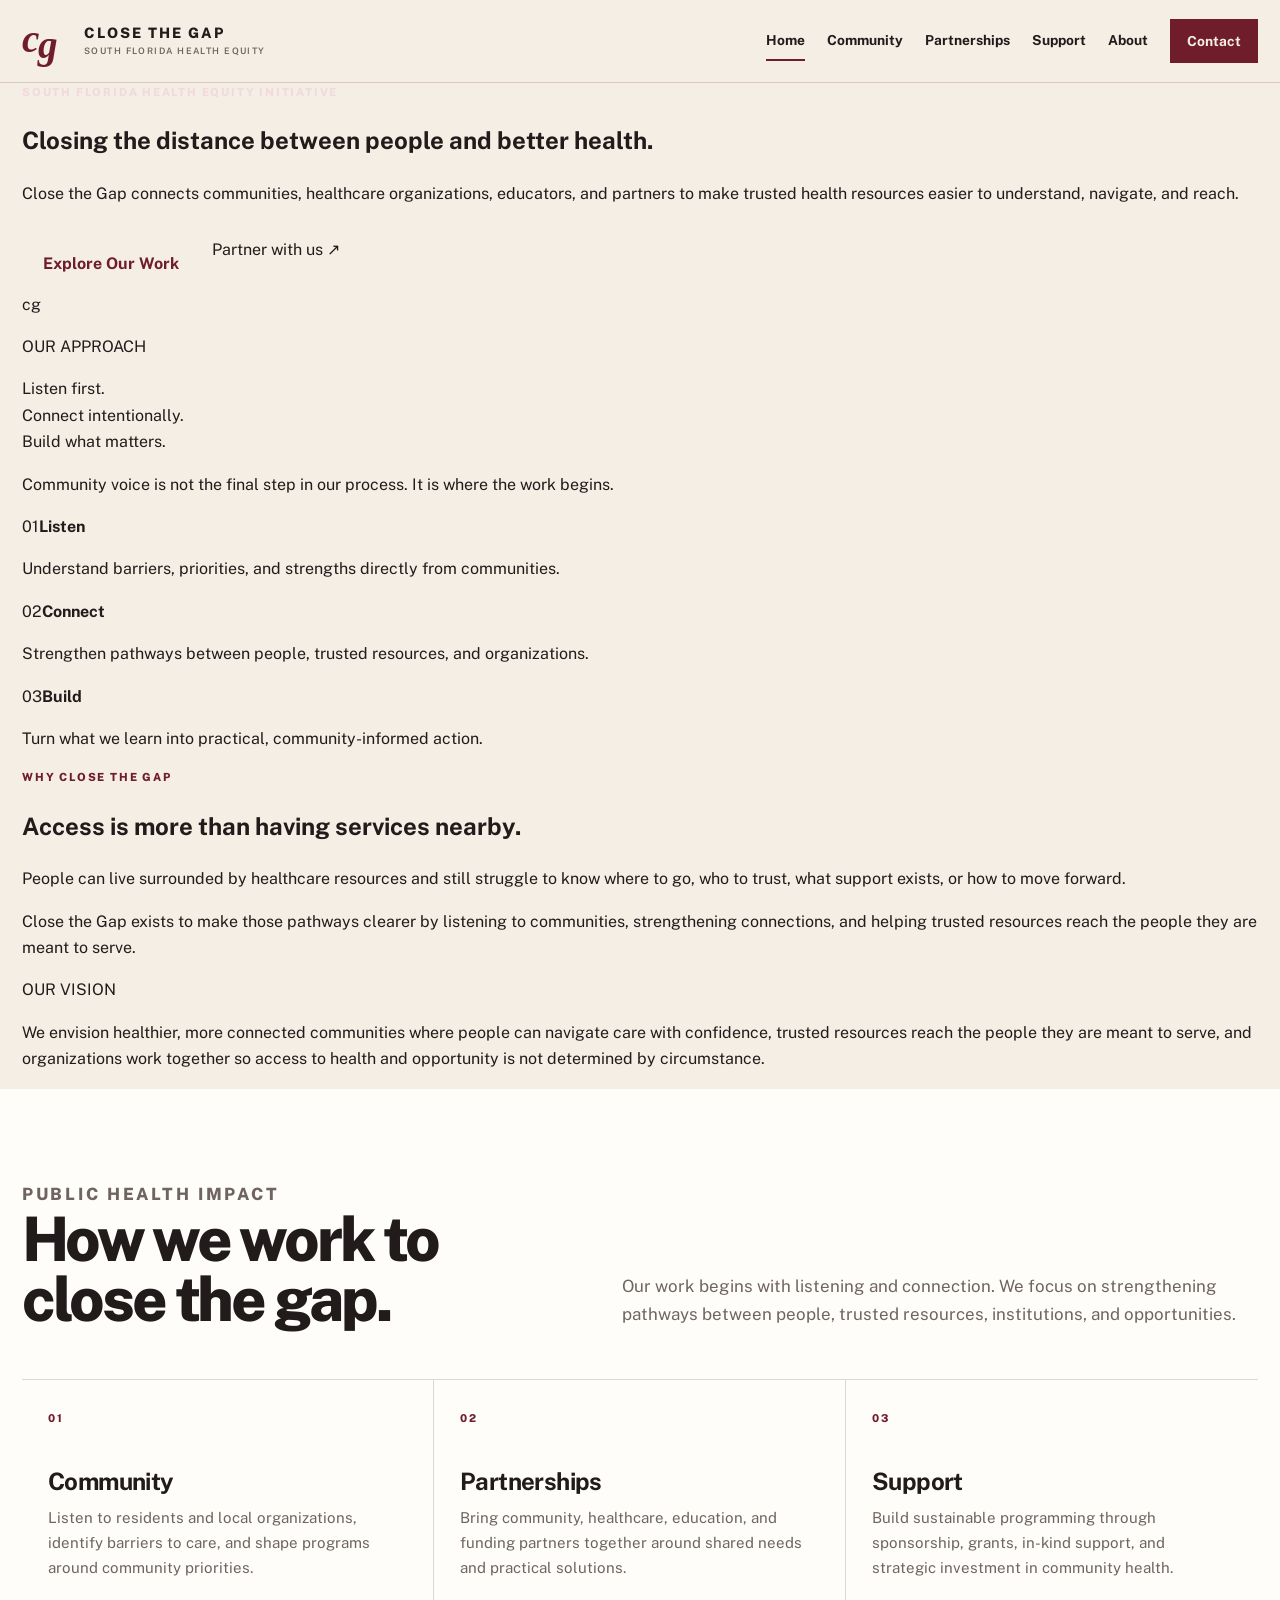
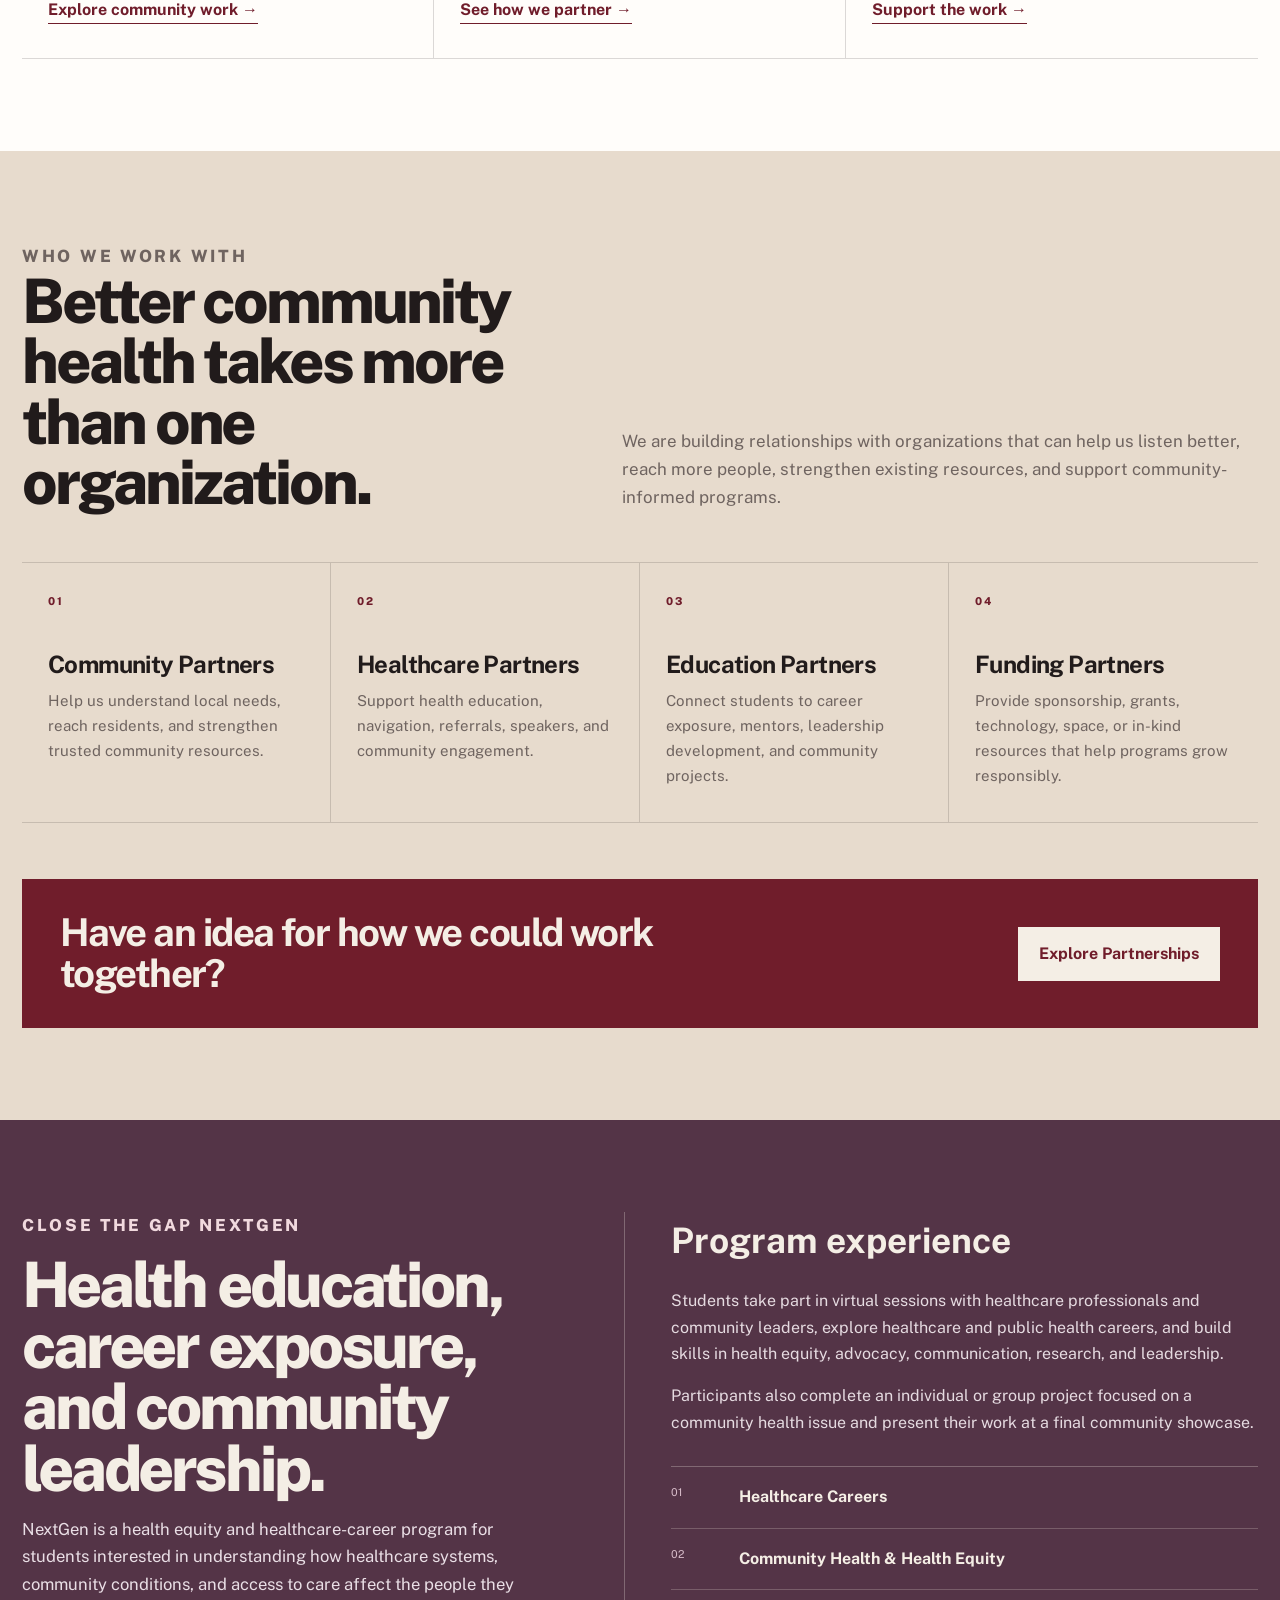
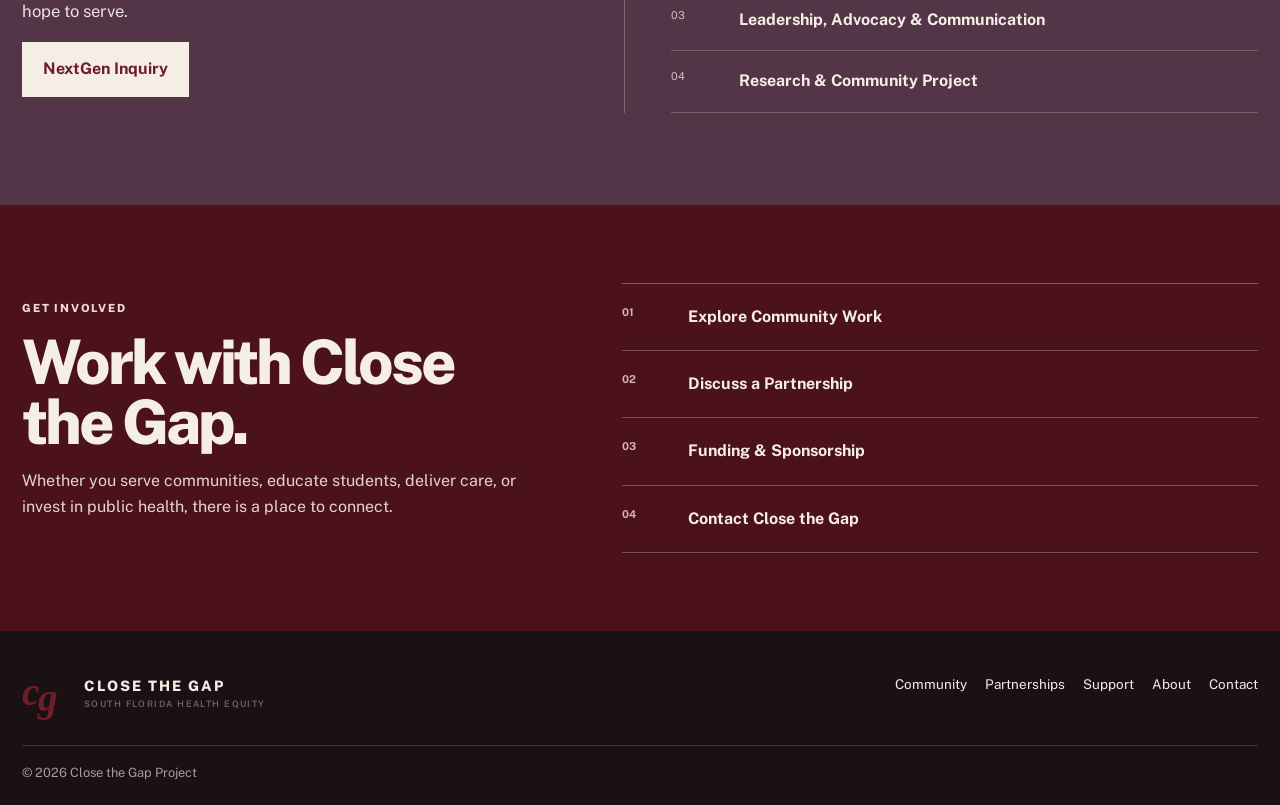
<file: index.html>
<!DOCTYPE html>
<html lang="en">
<head>
  <meta charset="UTF-8" />
  <meta name="viewport" content="width=device-width, initial-scale=1.0" />
  <meta name="description" content="Close the Gap is a South Florida health equity initiative connecting communities, organizations, healthcare partners, educators, and funders around barriers to care and community-informed solutions." />
  <meta name="theme-color" content="#701d2b" />
  <title>Close the Gap | South Florida Health Equity</title>
  <link rel="stylesheet" href="site.css" />
</head>
<body>
<header class="site-header"><div class="container nav-wrap">
  <a class="brand" href="index.html" aria-label="Close the Gap home"><span class="brand-monogram" aria-hidden="true"><span class="mark-c">c</span><span class="mark-g">g</span></span><span class="brand-lockup"><span class="brand-text">CLOSE THE GAP</span><span class="brand-subtext">South Florida Health Equity</span></span></a>
  <button class="menu-toggle" aria-expanded="false" aria-controls="main-nav" aria-label="Open menu"><span></span><span></span><span></span></button>
  <nav id="main-nav" class="main-nav" aria-label="Main navigation"><a class="active" href="index.html">Home</a><a href="community.html">Community</a><a href="partnerships.html">Partnerships</a><a href="support.html">Support</a><a href="about.html">About</a><a class="nav-cta" href="contact.html">Contact</a></nav>
</div></header>

<main>
<section class="hero-premium">
  <div class="container premium-hero-inner">
    <div class="premium-hero-copy reveal">
      <p class="eyebrow light">South Florida Health Equity Initiative</p>
      <h1>Closing the distance between people and better health.</h1>
      <p class="premium-lead">Close the Gap connects communities, healthcare organizations, educators, and partners to make trusted health resources easier to understand, navigate, and reach.</p>
      <div class="hero-actions"><a class="btn btn-cream" href="community.html">Explore Our Work</a><a class="premium-text-link" href="partnerships.html">Partner with us <span>↗</span></a></div>
    </div>

    <div class="premium-hero-visual reveal" aria-label="Close the Gap approach">
      <div class="premium-mark" aria-hidden="true"><span>c</span><span>g</span></div>
      <div class="premium-visual-copy">
        <p class="premium-kicker">OUR APPROACH</p>
        <p class="premium-visual-headline">Listen first.<br>Connect intentionally.<br>Build what matters.</p>
        <p class="premium-visual-body">Community voice is not the final step in our process. It is where the work begins.</p>
      </div>
    </div>
  </div>

  <div class="container premium-approach-band reveal" aria-label="Close the Gap approach steps">
    <div><span>01</span><strong>Listen</strong><p>Understand barriers, priorities, and strengths directly from communities.</p></div>
    <div><span>02</span><strong>Connect</strong><p>Strengthen pathways between people, trusted resources, and organizations.</p></div>
    <div><span>03</span><strong>Build</strong><p>Turn what we learn into practical, community-informed action.</p></div>
  </div>
</section>

<section class="purpose-premium">
  <div class="container purpose-premium-grid reveal">
    <div class="purpose-premium-left">
      <p class="eyebrow">Why Close the Gap</p>
      <h2>Access is more than having services nearby.</h2>
    </div>
    <div class="purpose-premium-right">
      <p class="purpose-premium-lead">People can live surrounded by healthcare resources and still struggle to know where to go, who to trust, what support exists, or how to move forward.</p>
      <p>Close the Gap exists to make those pathways clearer by listening to communities, strengthening connections, and helping trusted resources reach the people they are meant to serve.</p>
    </div>
  </div>

  <div class="container vision-statement reveal">
    <div class="vision-statement-label">OUR VISION</div>
    <p>We envision healthier, more connected communities where people can navigate care with confidence, trusted resources reach the people they are meant to serve, and organizations work together so access to health and opportunity is not determined by circumstance.</p>
  </div>
</section>

<section class="section white"><div class="container section-head reveal"><div><p class="eyebrow">Public Health Impact</p><h2>How we work to close the gap.</h2></div><p>Our work begins with listening and connection. We focus on strengthening pathways between people, trusted resources, institutions, and opportunities.</p></div><div class="container impact-grid reveal">
  <article class="impact-card"><span class="card-num">01</span><h3>Community</h3><p>Listen to residents and local organizations, identify barriers to care, and shape programs around community priorities.</p><a class="text-link" href="community.html">Explore community work →</a></article>
  <article class="impact-card"><span class="card-num">02</span><h3>Partnerships</h3><p>Bring community, healthcare, education, and funding partners together around shared needs and practical solutions.</p><a class="text-link" href="partnerships.html">See how we partner →</a></article>
  <article class="impact-card"><span class="card-num">03</span><h3>Support</h3><p>Build sustainable programming through sponsorship, grants, in-kind support, and strategic investment in community health.</p><a class="text-link" href="support.html">Support the work →</a></article>
</div></section>

<section class="section cream-dark"><div class="container section-head reveal"><div><p class="eyebrow">Who We Work With</p><h2>Better community health takes more than one organization.</h2></div><p>We are building relationships with organizations that can help us listen better, reach more people, strengthen existing resources, and support community-informed programs.</p></div><div class="container partner-grid reveal"><article class="partner-card"><span class="card-num">01</span><h3>Community Partners</h3><p>Help us understand local needs, reach residents, and strengthen trusted community resources.</p></article><article class="partner-card"><span class="card-num">02</span><h3>Healthcare Partners</h3><p>Support health education, navigation, referrals, speakers, and community engagement.</p></article><article class="partner-card"><span class="card-num">03</span><h3>Education Partners</h3><p>Connect students to career exposure, mentors, leadership development, and community projects.</p></article><article class="partner-card"><span class="card-num">04</span><h3>Funding Partners</h3><p>Provide sponsorship, grants, technology, space, or in-kind resources that help programs grow responsibly.</p></article></div><div class="container cta-panel reveal"><h3>Have an idea for how we could work together?</h3><a class="btn btn-cream" href="partnerships.html">Explore Partnerships</a></div></section>

<section class="section nextgen-section" id="nextgen"><div class="container nextgen-grid">
  <div class="nextgen-intro reveal"><p class="eyebrow light">Close the Gap NextGen</p><h2>Health education, career exposure, and community leadership.</h2><p>NextGen is a health equity and healthcare-career program for students interested in understanding how healthcare systems, community conditions, and access to care affect the people they hope to serve.</p><a class="btn btn-cream" href="mailto:thectpproject@gmail.com?subject=NextGen%20Interest">NextGen Inquiry</a></div>
  <div class="nextgen-program reveal"><h3>Program experience</h3><p>Students take part in virtual sessions with healthcare professionals and community leaders, explore healthcare and public health careers, and build skills in health equity, advocacy, communication, research, and leadership.</p><p>Participants also complete an individual or group project focused on a community health issue and present their work at a final community showcase.</p><div class="module-list"><div><span>01</span><strong>Healthcare Careers</strong></div><div><span>02</span><strong>Community Health & Health Equity</strong></div><div><span>03</span><strong>Leadership, Advocacy & Communication</strong></div><div><span>04</span><strong>Research & Community Project</strong></div></div></div>
</div></section>

<section class="contact-band"><div class="container contact-layout reveal"><div><p class="eyebrow light">Get Involved</p><h2>Work with Close the Gap.</h2><p>Whether you serve communities, educate students, deliver care, or invest in public health, there is a place to connect.</p></div><div class="contact-links"><a href="community.html"><span>01</span> Explore Community Work</a><a href="partnerships.html"><span>02</span> Discuss a Partnership</a><a href="support.html"><span>03</span> Funding & Sponsorship</a><a href="contact.html"><span>04</span> Contact Close the Gap</a></div></div></section>
</main>

<footer class="site-footer"><div class="container footer-grid"><a class="brand" href="index.html"><span class="brand-monogram" aria-hidden="true"><span class="mark-c">c</span><span class="mark-g">g</span></span><span class="brand-lockup"><span class="brand-text">CLOSE THE GAP</span><span class="brand-subtext">South Florida Health Equity</span></span></a><div class="footer-links"><a href="community.html">Community</a><a href="partnerships.html">Partnerships</a><a href="support.html">Support</a><a href="about.html">About</a><a href="contact.html">Contact</a></div></div><div class="container footer-bottom">© <span id="year"></span> Close the Gap Project</div></footer>
<script src="site.js"></script>
</body></html>
</file>
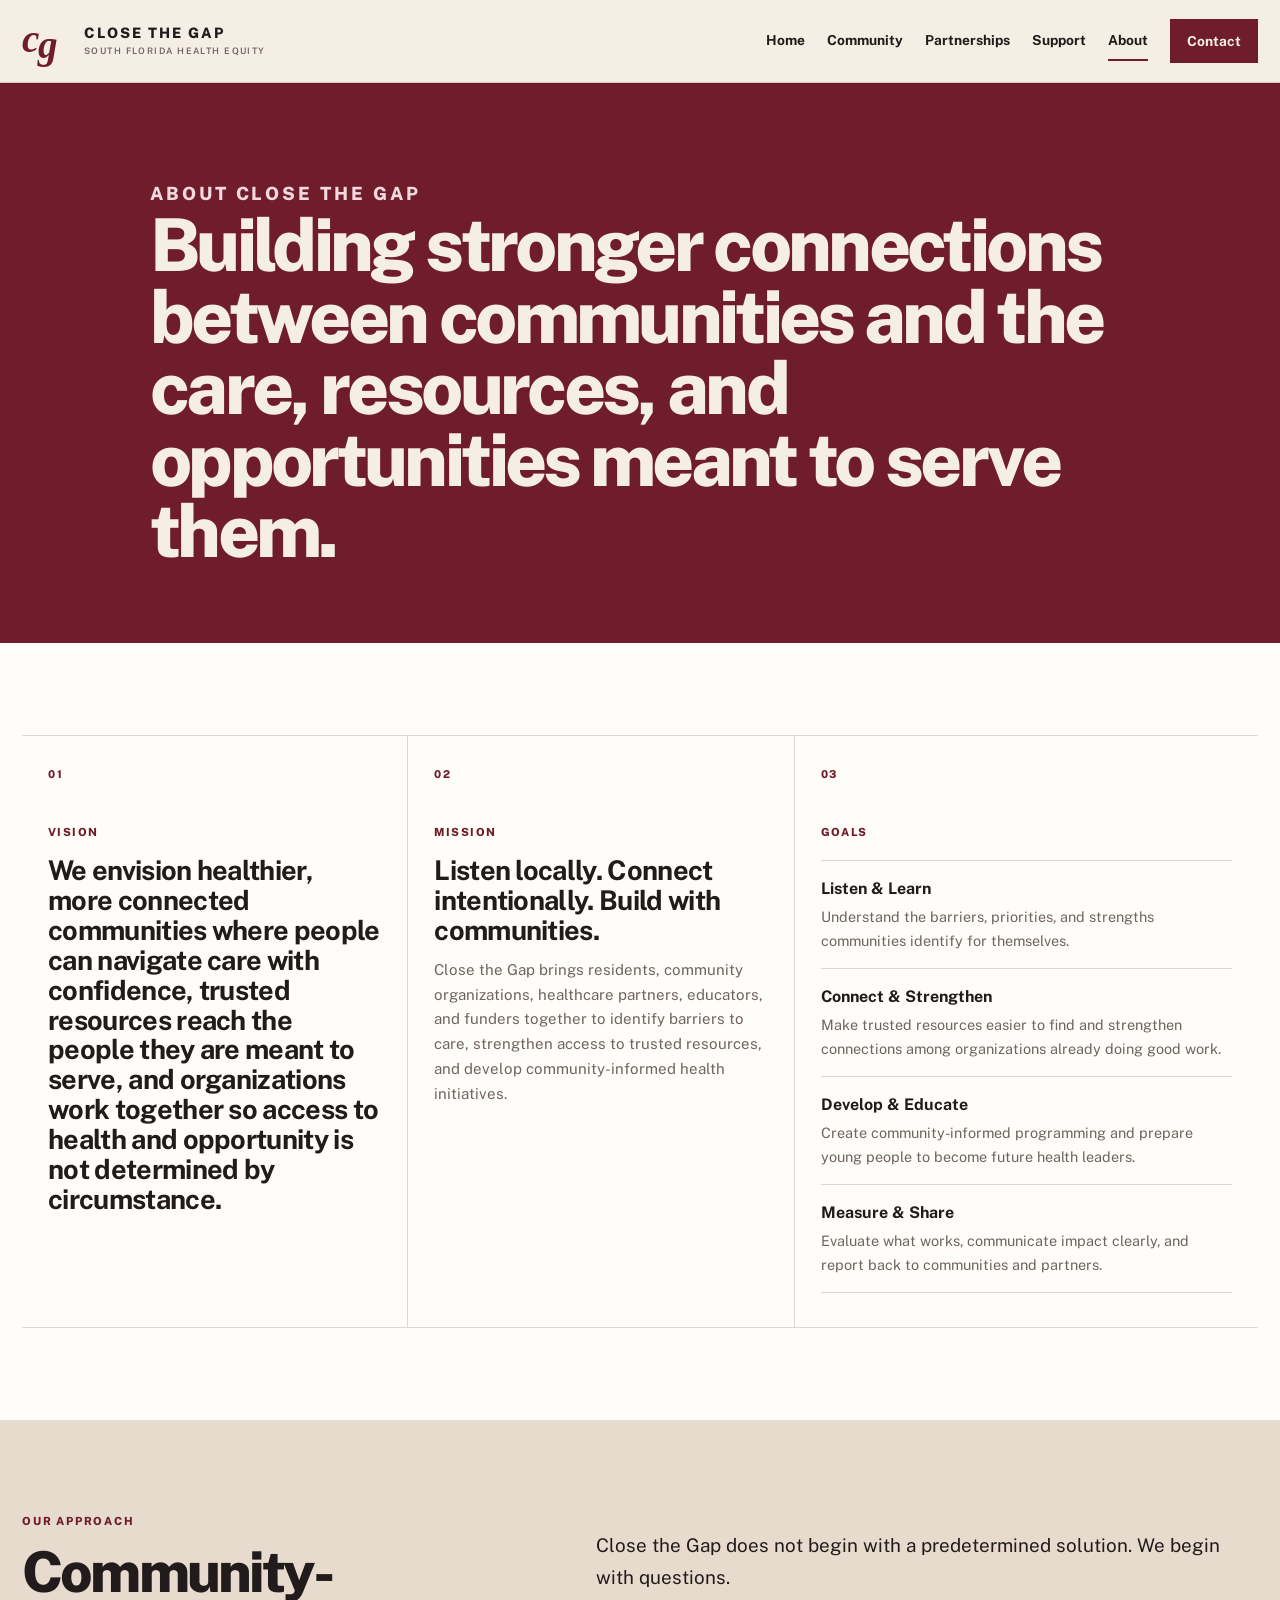
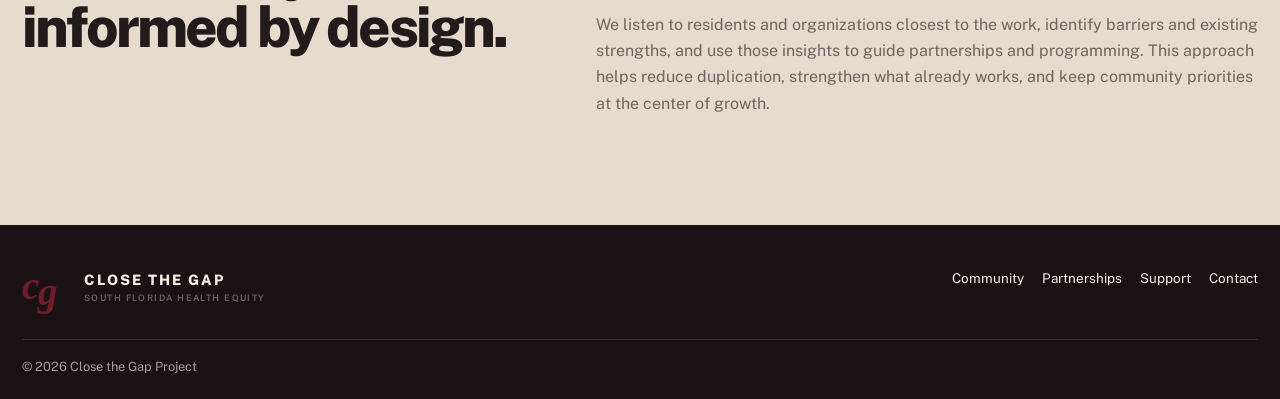
<file: about.html>
<!DOCTYPE html><html lang="en"><head><meta charset="UTF-8"/><meta name="viewport" content="width=device-width, initial-scale=1.0"/><meta name="description" content="Learn about the vision, mission, and goals of the Close the Gap Project."/><title>About | Close the Gap</title><link rel="stylesheet" href="site.css"/></head><body>
<header class="site-header"><div class="container nav-wrap"><a class="brand" href="index.html"><span class="brand-monogram" aria-hidden="true"><span class="mark-c">c</span><span class="mark-g">g</span></span><span class="brand-lockup"><span class="brand-text">CLOSE THE GAP</span><span class="brand-subtext">South Florida Health Equity</span></span></a><button class="menu-toggle" aria-expanded="false" aria-controls="main-nav" aria-label="Open menu"><span></span><span></span><span></span></button><nav id="main-nav" class="main-nav"><a href="index.html">Home</a><a href="community.html">Community</a><a href="partnerships.html">Partnerships</a><a href="support.html">Support</a><a class="active" href="about.html">About</a><a class="nav-cta" href="contact.html">Contact</a></nav></div></header>
<main>
<section class="page-hero"><div class="container page-hero-inner reveal"><p class="eyebrow light">About Close the Gap</p><h1>Building stronger connections between communities and the care, resources, and opportunities meant to serve them.</h1></div></section>
<section class="section white"><div class="container about-grid reveal"><article class="about-card"><span class="card-num">01</span><p class="about-card-label">Vision</p><h3>We envision healthier, more connected communities where people can navigate care with confidence, trusted resources reach the people they are meant to serve, and organizations work together so access to health and opportunity is not determined by circumstance.</h3></article><article class="about-card"><span class="card-num">02</span><p class="about-card-label">Mission</p><h3>Listen locally. Connect intentionally. Build with communities.</h3><p>Close the Gap brings residents, community organizations, healthcare partners, educators, and funders together to identify barriers to care, strengthen access to trusted resources, and develop community-informed health initiatives.</p></article><article class="about-card"><span class="card-num">03</span><p class="about-card-label">Goals</p><div class="goal-list"><div><strong>Listen & Learn</strong><p>Understand the barriers, priorities, and strengths communities identify for themselves.</p></div><div><strong>Connect & Strengthen</strong><p>Make trusted resources easier to find and strengthen connections among organizations already doing good work.</p></div><div><strong>Develop & Educate</strong><p>Create community-informed programming and prepare young people to become future health leaders.</p></div><div><strong>Measure & Share</strong><p>Evaluate what works, communicate impact clearly, and report back to communities and partners.</p></div></div></article></div></section>
<section class="section cream-dark"><div class="container two-col"><div class="reveal"><p class="eyebrow">Our Approach</p><h2>Community-informed by design.</h2></div><div class="copy reveal"><p class="lead">Close the Gap does not begin with a predetermined solution. We begin with questions.</p><p>We listen to residents and organizations closest to the work, identify barriers and existing strengths, and use those insights to guide partnerships and programming. This approach helps reduce duplication, strengthen what already works, and keep community priorities at the center of growth.</p></div></div></section>
</main>
<footer class="site-footer"><div class="container footer-grid"><a class="brand" href="index.html"><span class="brand-monogram" aria-hidden="true"><span class="mark-c">c</span><span class="mark-g">g</span></span><span class="brand-lockup"><span class="brand-text">CLOSE THE GAP</span><span class="brand-subtext">South Florida Health Equity</span></span></a><div class="footer-links"><a href="community.html">Community</a><a href="partnerships.html">Partnerships</a><a href="support.html">Support</a><a href="contact.html">Contact</a></div></div><div class="container footer-bottom">© <span id="year"></span> Close the Gap Project</div></footer><script src="site.js"></script></body></html>
</file>
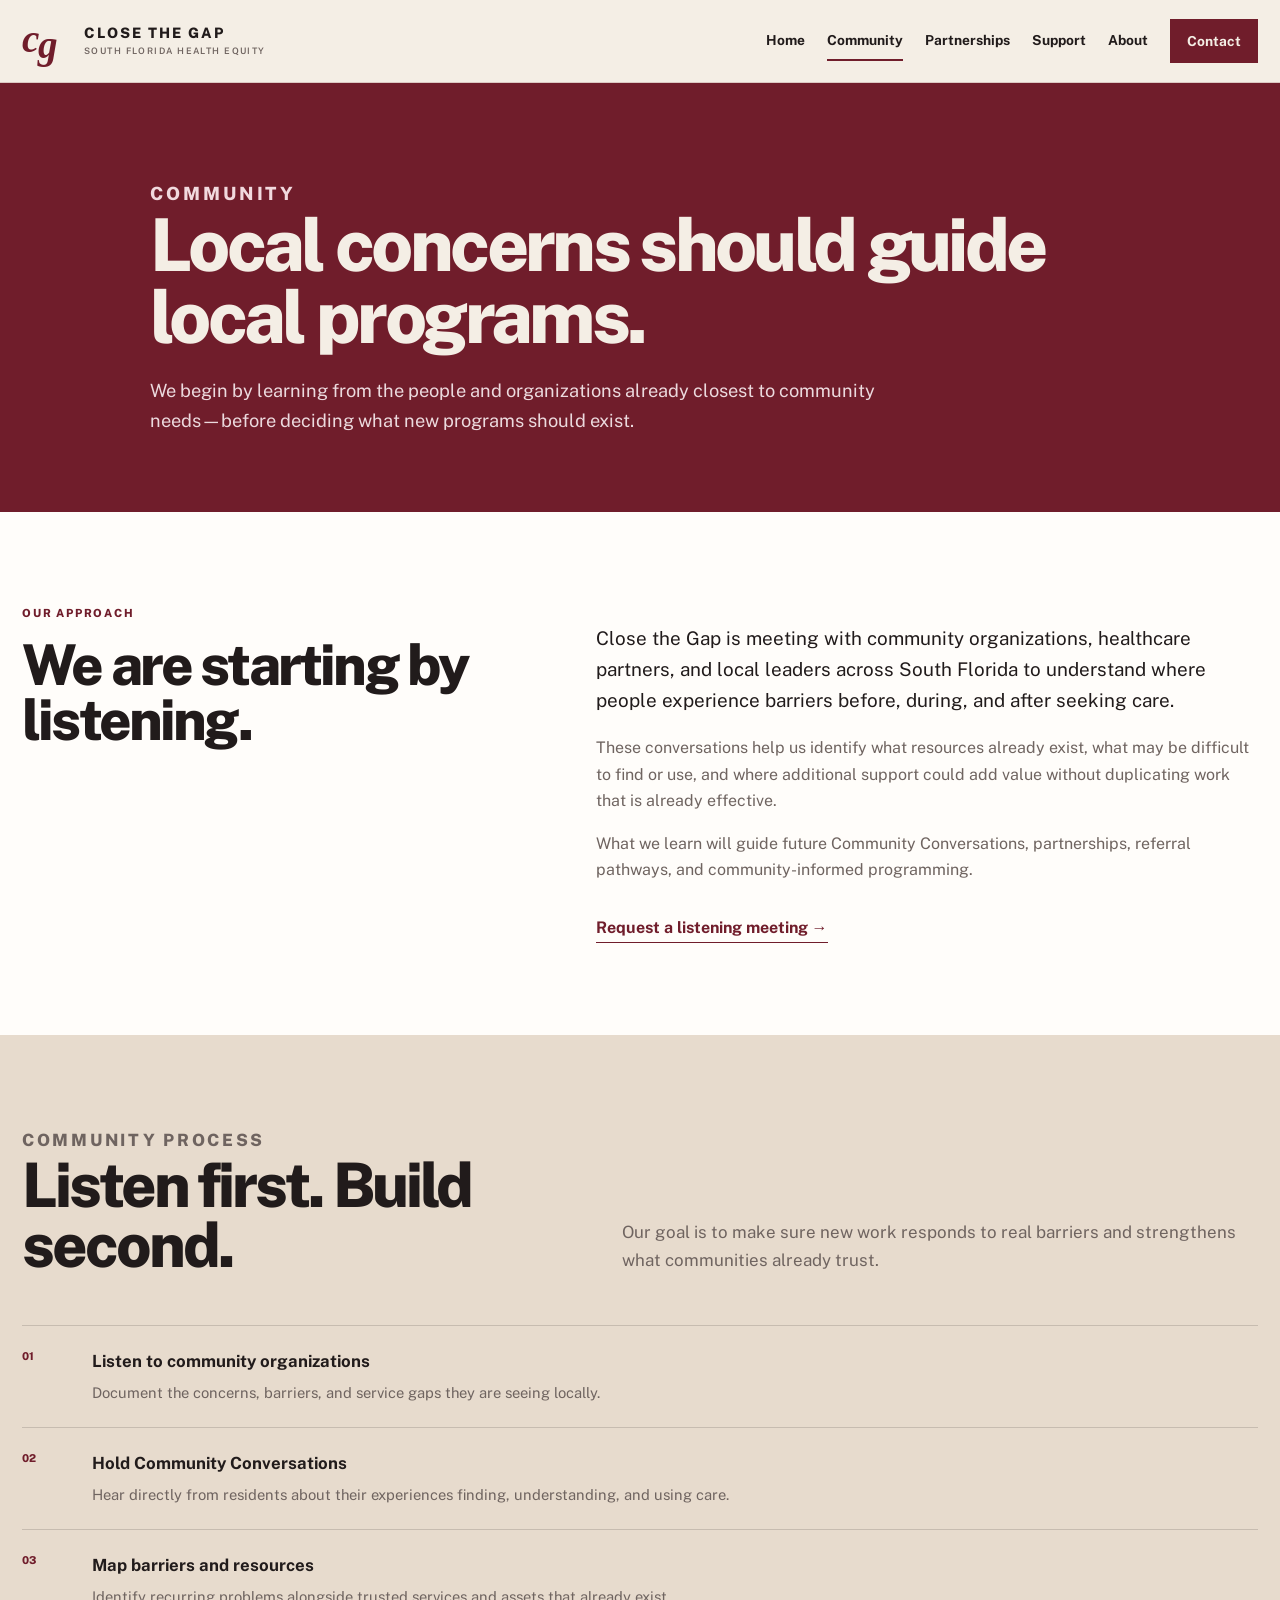
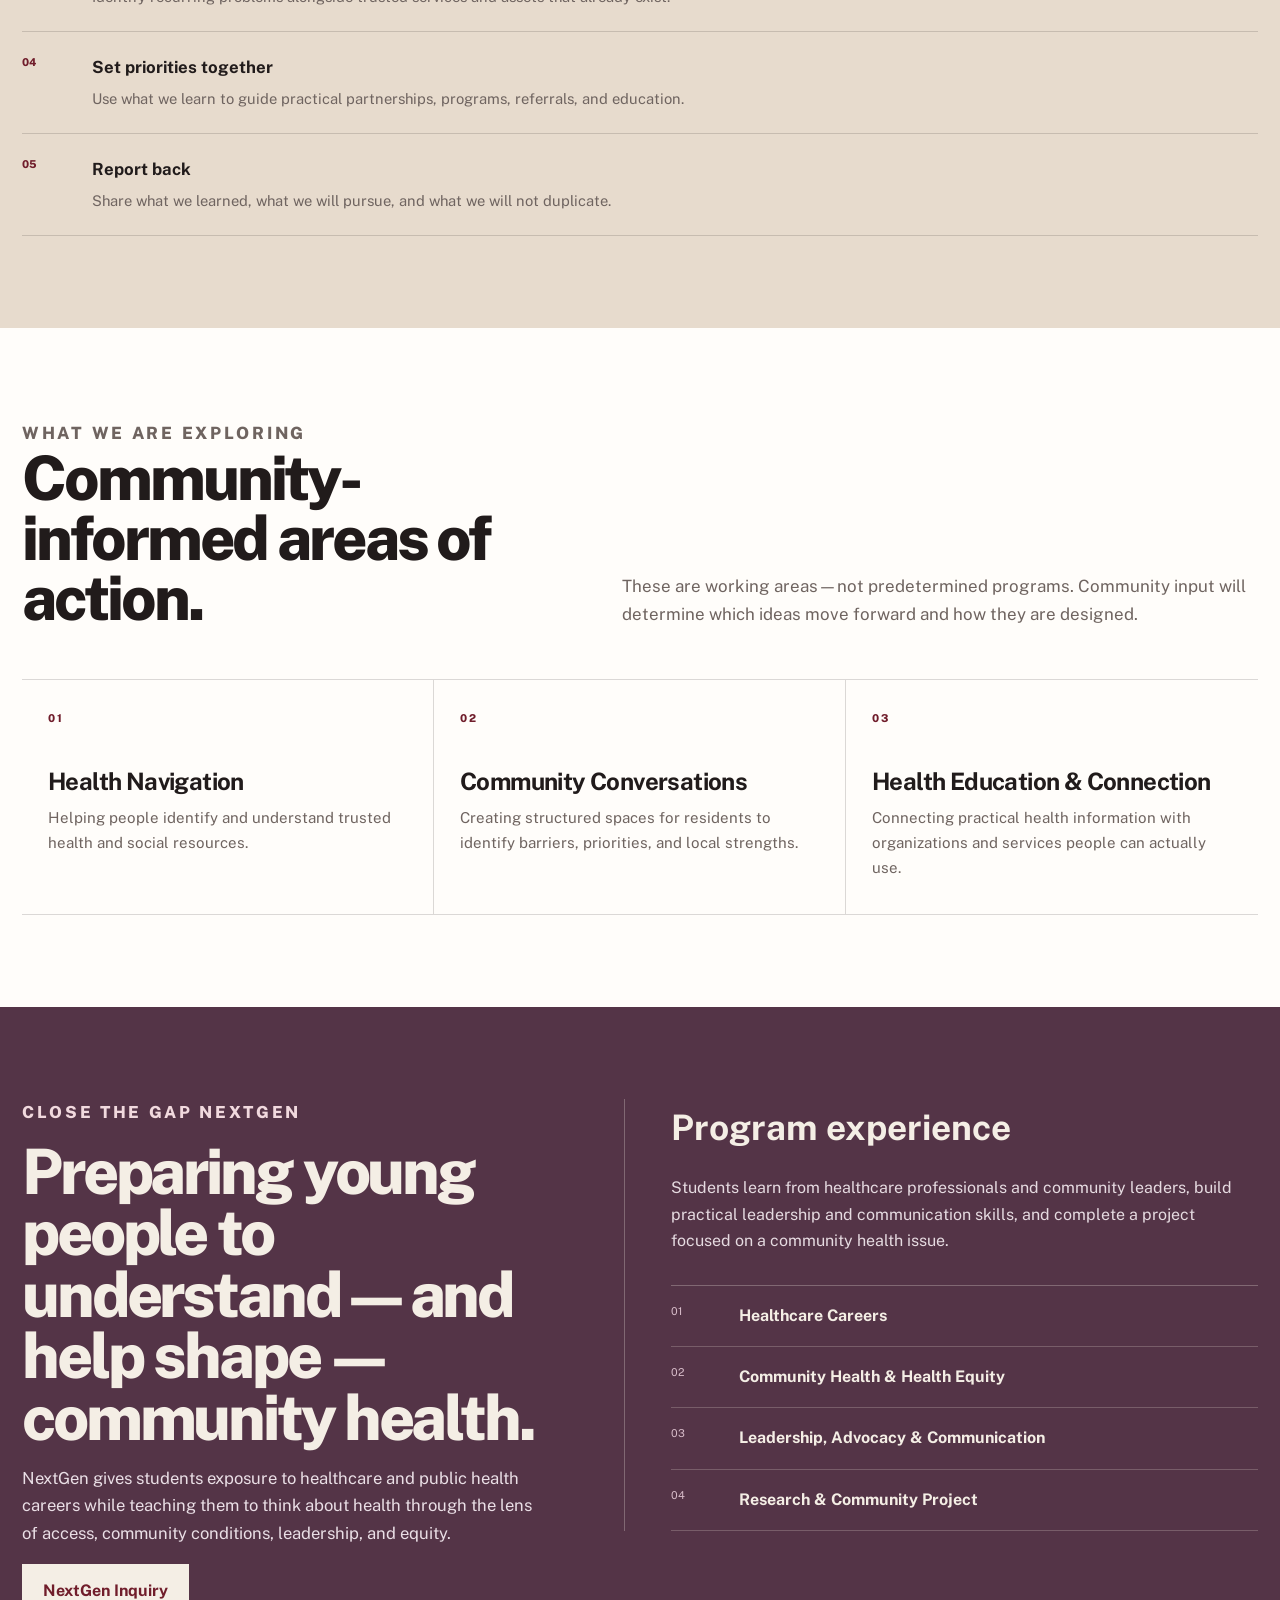
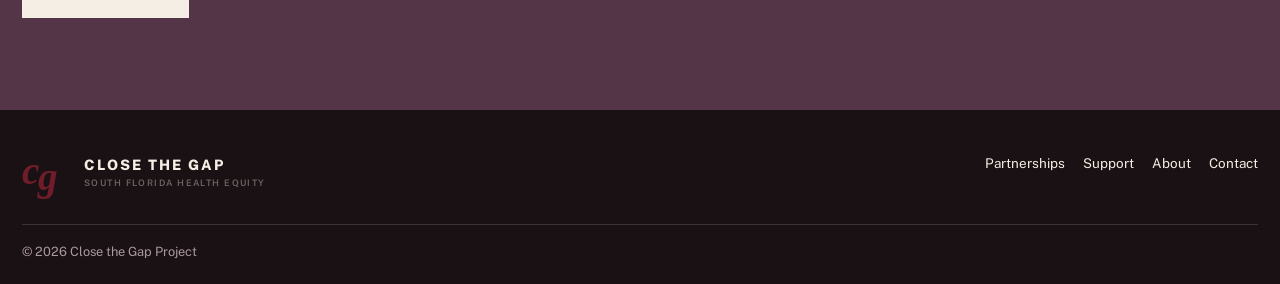
<file: community.html>
<!DOCTYPE html><html lang="en"><head><meta charset="UTF-8"/><meta name="viewport" content="width=device-width, initial-scale=1.0"/><meta name="description" content="Close the Gap community work begins by listening to South Florida residents and organizations, identifying barriers to care, and strengthening access to trusted resources."/><title>Community | Close the Gap</title><link rel="stylesheet" href="site.css"/></head><body>
<header class="site-header"><div class="container nav-wrap"><a class="brand" href="index.html"><span class="brand-monogram" aria-hidden="true"><span class="mark-c">c</span><span class="mark-g">g</span></span><span class="brand-lockup"><span class="brand-text">CLOSE THE GAP</span><span class="brand-subtext">South Florida Health Equity</span></span></a><button class="menu-toggle" aria-expanded="false" aria-controls="main-nav" aria-label="Open menu"><span></span><span></span><span></span></button><nav id="main-nav" class="main-nav"><a href="index.html">Home</a><a class="active" href="community.html">Community</a><a href="partnerships.html">Partnerships</a><a href="support.html">Support</a><a href="about.html">About</a><a class="nav-cta" href="contact.html">Contact</a></nav></div></header>
<main>
<section class="page-hero"><div class="container page-hero-inner reveal"><p class="eyebrow light">Community</p><h1>Local concerns should guide local programs.</h1><p>We begin by learning from the people and organizations already closest to community needs—before deciding what new programs should exist.</p></div></section>
<section class="section white"><div class="container two-col"><div class="reveal"><p class="eyebrow">Our Approach</p><h2>We are starting by listening.</h2></div><div class="copy reveal"><p class="lead">Close the Gap is meeting with community organizations, healthcare partners, and local leaders across South Florida to understand where people experience barriers before, during, and after seeking care.</p><p>These conversations help us identify what resources already exist, what may be difficult to find or use, and where additional support could add value without duplicating work that is already effective.</p><p>What we learn will guide future Community Conversations, partnerships, referral pathways, and community-informed programming.</p><a class="text-link" href="mailto:thectpproject@gmail.com?subject=Stakeholder%20Listening%20Meeting%20-%20Close%20the%20Gap">Request a listening meeting →</a></div></div></section>
<section class="section cream-dark"><div class="container section-head reveal"><div><p class="eyebrow">Community Process</p><h2>Listen first. Build second.</h2></div><p>Our goal is to make sure new work responds to real barriers and strengthens what communities already trust.</p></div><div class="container list-rows reveal"><div class="list-row"><span>01</span><div><h3>Listen to community organizations</h3><p>Document the concerns, barriers, and service gaps they are seeing locally.</p></div></div><div class="list-row"><span>02</span><div><h3>Hold Community Conversations</h3><p>Hear directly from residents about their experiences finding, understanding, and using care.</p></div></div><div class="list-row"><span>03</span><div><h3>Map barriers and resources</h3><p>Identify recurring problems alongside trusted services and assets that already exist.</p></div></div><div class="list-row"><span>04</span><div><h3>Set priorities together</h3><p>Use what we learn to guide practical partnerships, programs, referrals, and education.</p></div></div><div class="list-row"><span>05</span><div><h3>Report back</h3><p>Share what we learned, what we will pursue, and what we will not duplicate.</p></div></div></div></section>
<section class="section white"><div class="container section-head reveal"><div><p class="eyebrow">What We Are Exploring</p><h2>Community-informed areas of action.</h2></div><p>These are working areas—not predetermined programs. Community input will determine which ideas move forward and how they are designed.</p></div><div class="container impact-grid reveal"><article class="impact-card"><span class="card-num">01</span><h3>Health Navigation</h3><p>Helping people identify and understand trusted health and social resources.</p></article><article class="impact-card"><span class="card-num">02</span><h3>Community Conversations</h3><p>Creating structured spaces for residents to identify barriers, priorities, and local strengths.</p></article><article class="impact-card"><span class="card-num">03</span><h3>Health Education & Connection</h3><p>Connecting practical health information with organizations and services people can actually use.</p></article></div></section>
<section class="section nextgen-section"><div class="container nextgen-grid"><div class="nextgen-intro reveal"><p class="eyebrow light">Close the Gap NextGen</p><h2>Preparing young people to understand—and help shape—community health.</h2><p>NextGen gives students exposure to healthcare and public health careers while teaching them to think about health through the lens of access, community conditions, leadership, and equity.</p><a class="btn btn-cream" href="mailto:thectpproject@gmail.com?subject=NextGen%20Interest">NextGen Inquiry</a></div><div class="nextgen-program reveal"><h3>Program experience</h3><p>Students learn from healthcare professionals and community leaders, build practical leadership and communication skills, and complete a project focused on a community health issue.</p><div class="module-list"><div><span>01</span><strong>Healthcare Careers</strong></div><div><span>02</span><strong>Community Health & Health Equity</strong></div><div><span>03</span><strong>Leadership, Advocacy & Communication</strong></div><div><span>04</span><strong>Research & Community Project</strong></div></div></div></div></section>
</main>
<footer class="site-footer"><div class="container footer-grid"><a class="brand" href="index.html"><span class="brand-monogram" aria-hidden="true"><span class="mark-c">c</span><span class="mark-g">g</span></span><span class="brand-lockup"><span class="brand-text">CLOSE THE GAP</span><span class="brand-subtext">South Florida Health Equity</span></span></a><div class="footer-links"><a href="partnerships.html">Partnerships</a><a href="support.html">Support</a><a href="about.html">About</a><a href="contact.html">Contact</a></div></div><div class="container footer-bottom">© <span id="year"></span> Close the Gap Project</div></footer><script src="site.js"></script></body></html>
</file>
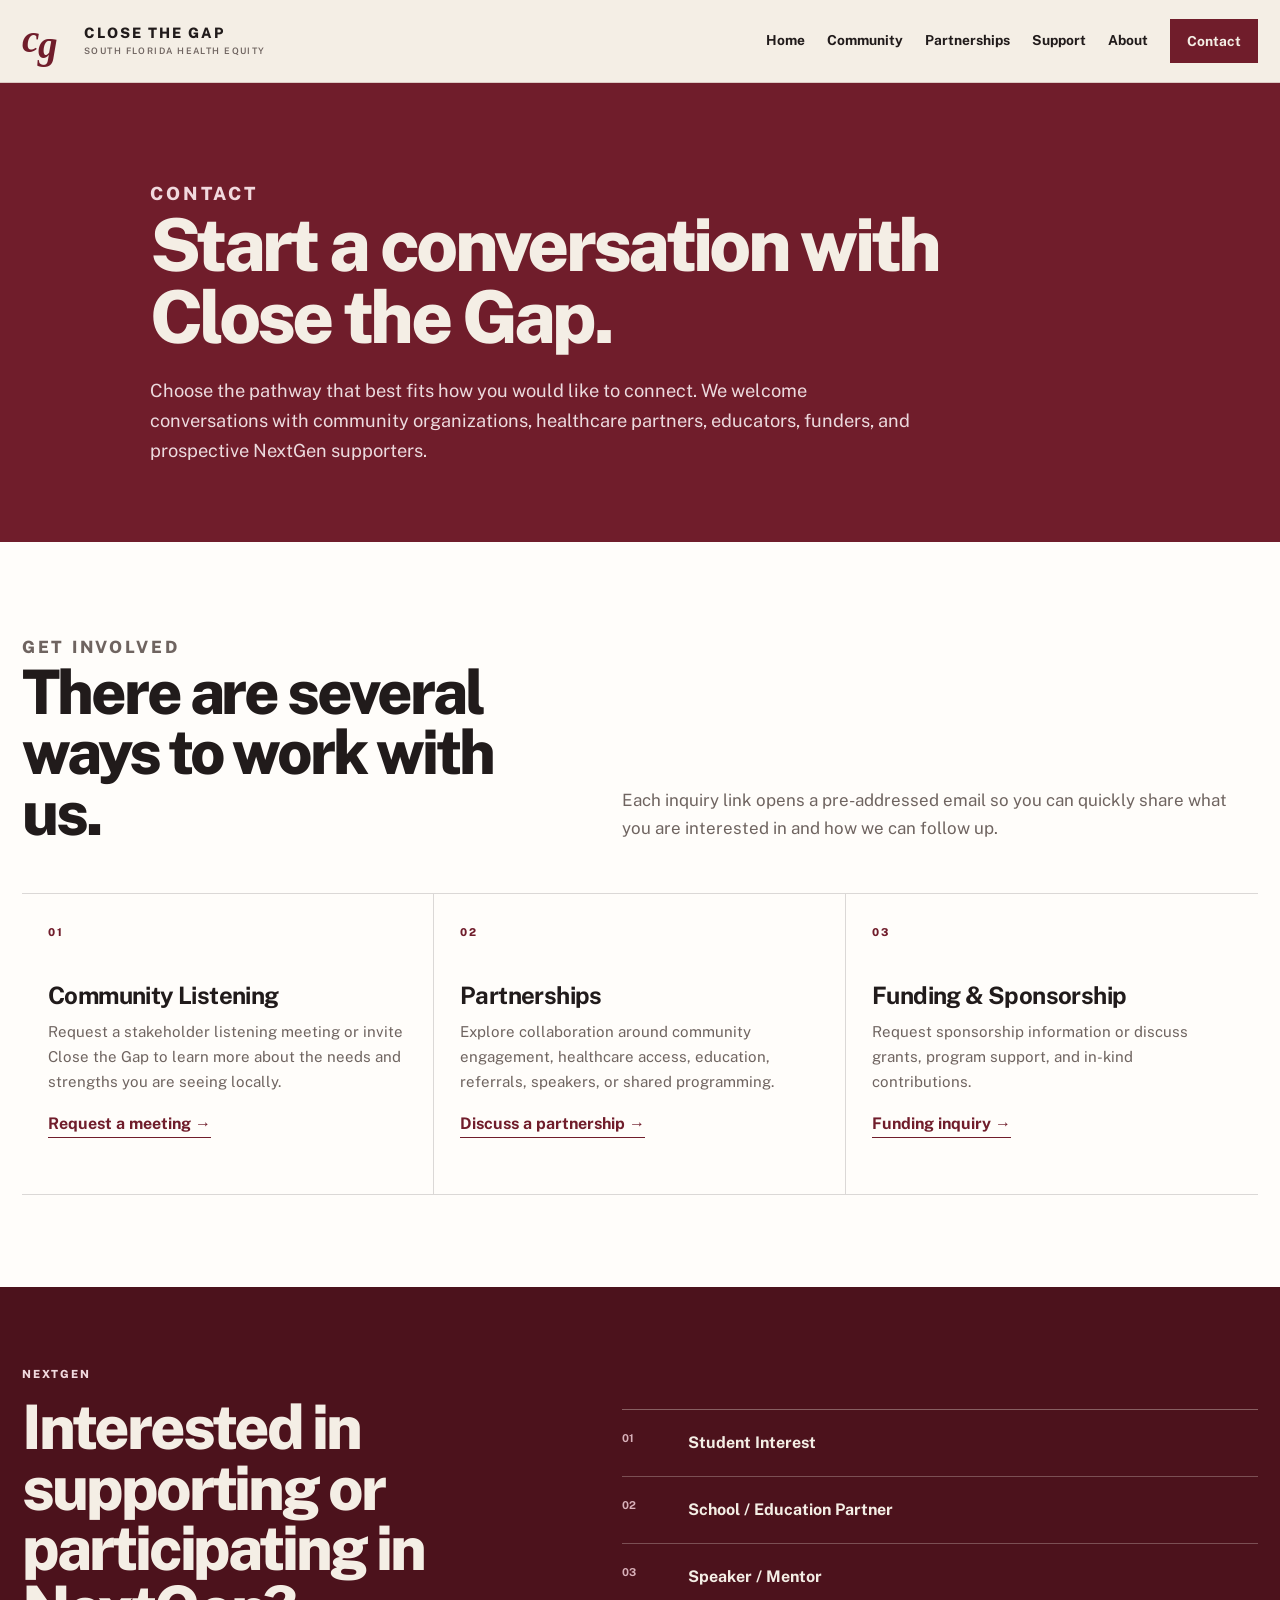
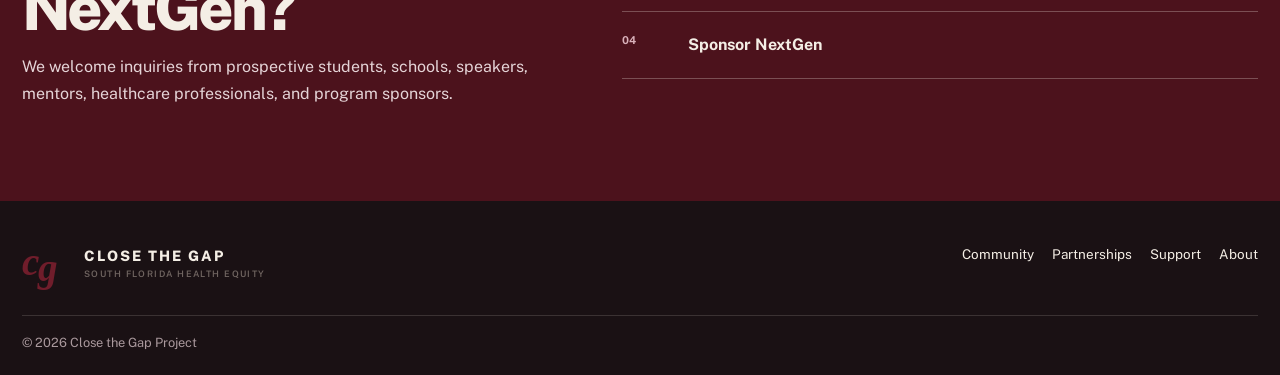
<file: contact.html>
<!DOCTYPE html><html lang="en"><head><meta charset="UTF-8"/><meta name="viewport" content="width=device-width, initial-scale=1.0"/><meta name="description" content="Contact Close the Gap for community listening, partnerships, sponsorship, funding, and NextGen inquiries."/><title>Contact | Close the Gap</title><link rel="stylesheet" href="site.css"/></head><body>
<header class="site-header"><div class="container nav-wrap"><a class="brand" href="index.html"><span class="brand-monogram" aria-hidden="true"><span class="mark-c">c</span><span class="mark-g">g</span></span><span class="brand-lockup"><span class="brand-text">CLOSE THE GAP</span><span class="brand-subtext">South Florida Health Equity</span></span></a><button class="menu-toggle" aria-expanded="false" aria-controls="main-nav" aria-label="Open menu"><span></span><span></span><span></span></button><nav id="main-nav" class="main-nav"><a href="index.html">Home</a><a href="community.html">Community</a><a href="partnerships.html">Partnerships</a><a href="support.html">Support</a><a href="about.html">About</a><a class="nav-cta active" href="contact.html">Contact</a></nav></div></header>
<main>
<section class="page-hero"><div class="container page-hero-inner reveal"><p class="eyebrow light">Contact</p><h1>Start a conversation with Close the Gap.</h1><p>Choose the pathway that best fits how you would like to connect. We welcome conversations with community organizations, healthcare partners, educators, funders, and prospective NextGen supporters.</p></div></section>
<section class="section white"><div class="container section-head reveal"><div><p class="eyebrow">Get Involved</p><h2>There are several ways to work with us.</h2></div><p>Each inquiry link opens a pre-addressed email so you can quickly share what you are interested in and how we can follow up.</p></div><div class="container support-grid reveal"><article class="support-card"><span class="card-num">01</span><h3>Community Listening</h3><p>Request a stakeholder listening meeting or invite Close the Gap to learn more about the needs and strengths you are seeing locally.</p><a class="text-link" href="mailto:thectpproject@gmail.com?subject=Stakeholder%20Listening%20Meeting%20-%20Close%20the%20Gap">Request a meeting →</a></article><article class="support-card"><span class="card-num">02</span><h3>Partnerships</h3><p>Explore collaboration around community engagement, healthcare access, education, referrals, speakers, or shared programming.</p><a class="text-link" href="mailto:thectpproject@gmail.com?subject=Close%20the%20Gap%20Partnership">Discuss a partnership →</a></article><article class="support-card"><span class="card-num">03</span><h3>Funding & Sponsorship</h3><p>Request sponsorship information or discuss grants, program support, and in-kind contributions.</p><a class="text-link" href="mailto:thectpproject@gmail.com?subject=Close%20the%20Gap%20Funding%20or%20Sponsorship">Funding inquiry →</a></article></div></section>
<section class="contact-band"><div class="container contact-layout reveal"><div><p class="eyebrow light">NextGen</p><h2>Interested in supporting or participating in NextGen?</h2><p>We welcome inquiries from prospective students, schools, speakers, mentors, healthcare professionals, and program sponsors.</p></div><div class="contact-links"><a href="mailto:thectpproject@gmail.com?subject=NextGen%20Student%20Interest"><span>01</span> Student Interest</a><a href="mailto:thectpproject@gmail.com?subject=NextGen%20School%20or%20Education%20Partner"><span>02</span> School / Education Partner</a><a href="mailto:thectpproject@gmail.com?subject=NextGen%20Speaker%20or%20Mentor"><span>03</span> Speaker / Mentor</a><a href="mailto:thectpproject@gmail.com?subject=Sponsor%20Close%20the%20Gap%20NextGen"><span>04</span> Sponsor NextGen</a></div></div></section>
</main>
<footer class="site-footer"><div class="container footer-grid"><a class="brand" href="index.html"><span class="brand-monogram" aria-hidden="true"><span class="mark-c">c</span><span class="mark-g">g</span></span><span class="brand-lockup"><span class="brand-text">CLOSE THE GAP</span><span class="brand-subtext">South Florida Health Equity</span></span></a><div class="footer-links"><a href="community.html">Community</a><a href="partnerships.html">Partnerships</a><a href="support.html">Support</a><a href="about.html">About</a></div></div><div class="container footer-bottom">© <span id="year"></span> Close the Gap Project</div></footer><script src="site.js"></script></body></html>
</file>
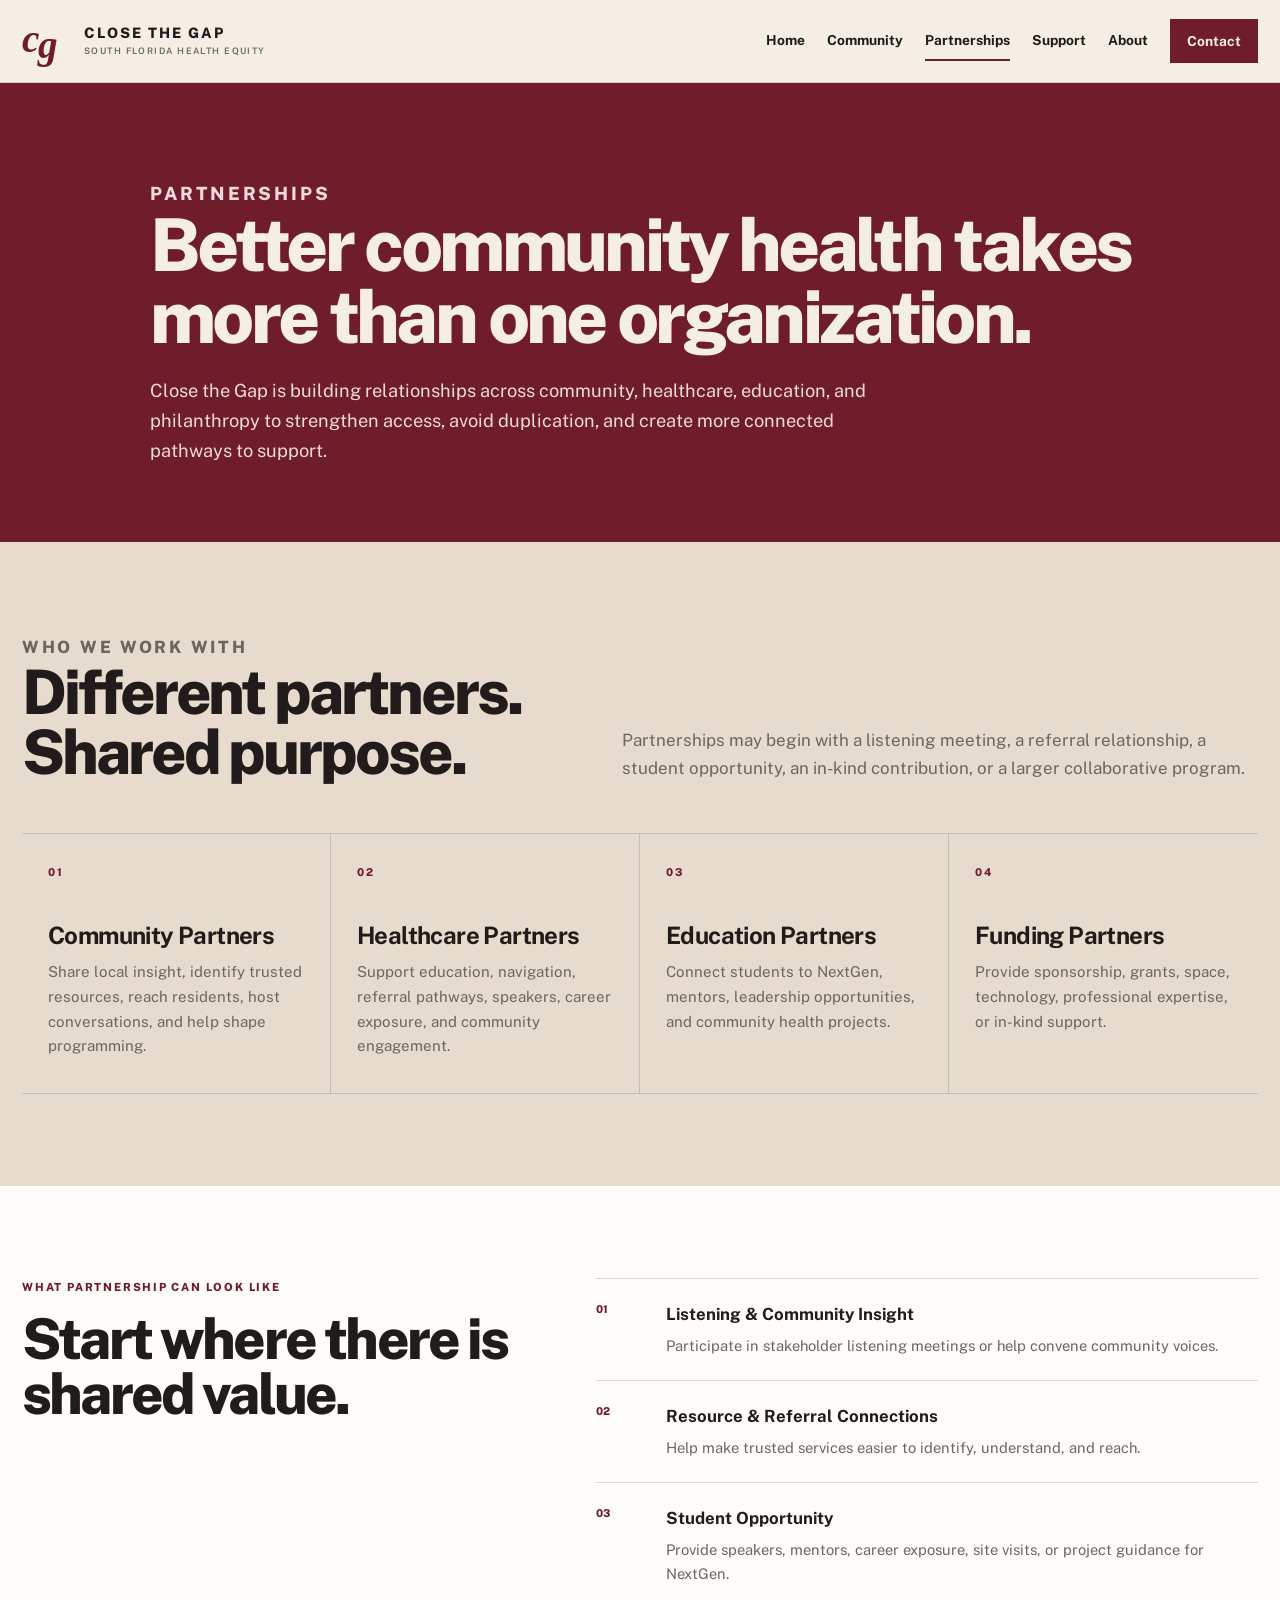
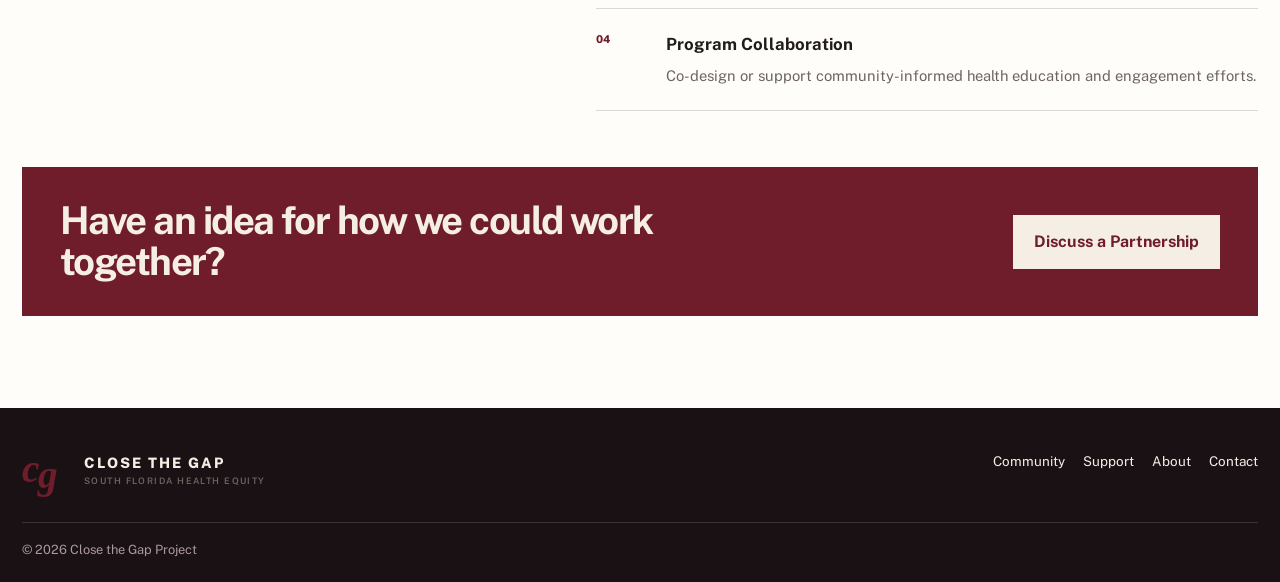
<file: partnerships.html>
<!DOCTYPE html><html lang="en"><head><meta charset="UTF-8"/><meta name="viewport" content="width=device-width, initial-scale=1.0"/><meta name="description" content="Partner with Close the Gap to strengthen community health, student opportunity, and access to trusted resources across South Florida."/><title>Partnerships | Close the Gap</title><link rel="stylesheet" href="site.css"/></head><body>
<header class="site-header"><div class="container nav-wrap"><a class="brand" href="index.html"><span class="brand-monogram" aria-hidden="true"><span class="mark-c">c</span><span class="mark-g">g</span></span><span class="brand-lockup"><span class="brand-text">CLOSE THE GAP</span><span class="brand-subtext">South Florida Health Equity</span></span></a><button class="menu-toggle" aria-expanded="false" aria-controls="main-nav" aria-label="Open menu"><span></span><span></span><span></span></button><nav id="main-nav" class="main-nav"><a href="index.html">Home</a><a href="community.html">Community</a><a class="active" href="partnerships.html">Partnerships</a><a href="support.html">Support</a><a href="about.html">About</a><a class="nav-cta" href="contact.html">Contact</a></nav></div></header>
<main>
<section class="page-hero"><div class="container page-hero-inner reveal"><p class="eyebrow light">Partnerships</p><h1>Better community health takes more than one organization.</h1><p>Close the Gap is building relationships across community, healthcare, education, and philanthropy to strengthen access, avoid duplication, and create more connected pathways to support.</p></div></section>
<section class="section cream-dark"><div class="container section-head reveal"><div><p class="eyebrow">Who We Work With</p><h2>Different partners. Shared purpose.</h2></div><p>Partnerships may begin with a listening meeting, a referral relationship, a student opportunity, an in-kind contribution, or a larger collaborative program.</p></div><div class="container partner-grid reveal"><article class="partner-card"><span class="card-num">01</span><h3>Community Partners</h3><p>Share local insight, identify trusted resources, reach residents, host conversations, and help shape programming.</p></article><article class="partner-card"><span class="card-num">02</span><h3>Healthcare Partners</h3><p>Support education, navigation, referral pathways, speakers, career exposure, and community engagement.</p></article><article class="partner-card"><span class="card-num">03</span><h3>Education Partners</h3><p>Connect students to NextGen, mentors, leadership opportunities, and community health projects.</p></article><article class="partner-card"><span class="card-num">04</span><h3>Funding Partners</h3><p>Provide sponsorship, grants, space, technology, professional expertise, or in-kind support.</p></article></div></section>
<section class="section white"><div class="container two-col"><div class="reveal"><p class="eyebrow">What Partnership Can Look Like</p><h2>Start where there is shared value.</h2></div><div class="list-rows reveal"><div class="list-row"><span>01</span><div><h3>Listening & Community Insight</h3><p>Participate in stakeholder listening meetings or help convene community voices.</p></div></div><div class="list-row"><span>02</span><div><h3>Resource & Referral Connections</h3><p>Help make trusted services easier to identify, understand, and reach.</p></div></div><div class="list-row"><span>03</span><div><h3>Student Opportunity</h3><p>Provide speakers, mentors, career exposure, site visits, or project guidance for NextGen.</p></div></div><div class="list-row"><span>04</span><div><h3>Program Collaboration</h3><p>Co-design or support community-informed health education and engagement efforts.</p></div></div></div></div><div class="container cta-panel reveal"><h3>Have an idea for how we could work together?</h3><a class="btn btn-cream" href="mailto:thectpproject@gmail.com?subject=Close%20the%20Gap%20Partnership">Discuss a Partnership</a></div></section>
</main>
<footer class="site-footer"><div class="container footer-grid"><a class="brand" href="index.html"><span class="brand-monogram" aria-hidden="true"><span class="mark-c">c</span><span class="mark-g">g</span></span><span class="brand-lockup"><span class="brand-text">CLOSE THE GAP</span><span class="brand-subtext">South Florida Health Equity</span></span></a><div class="footer-links"><a href="community.html">Community</a><a href="support.html">Support</a><a href="about.html">About</a><a href="contact.html">Contact</a></div></div><div class="container footer-bottom">© <span id="year"></span> Close the Gap Project</div></footer><script src="site.js"></script></body></html>
</file>
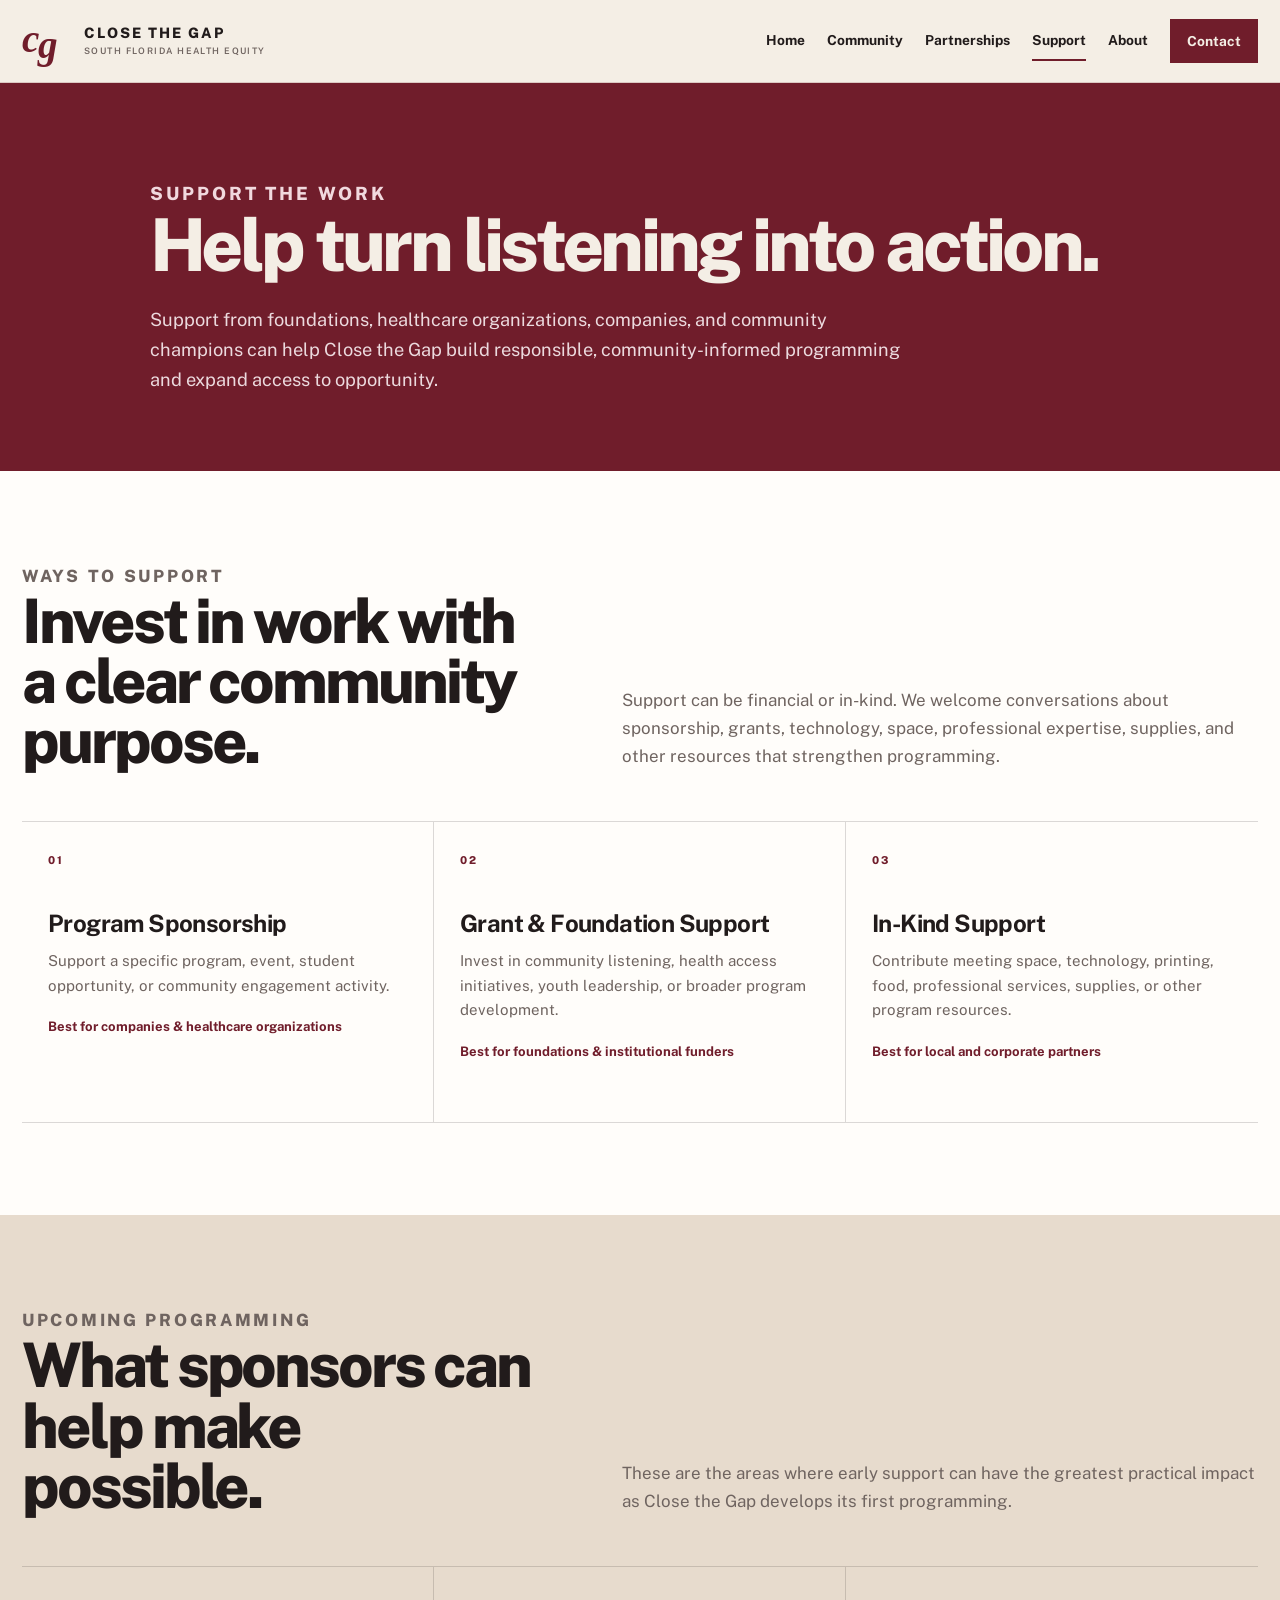
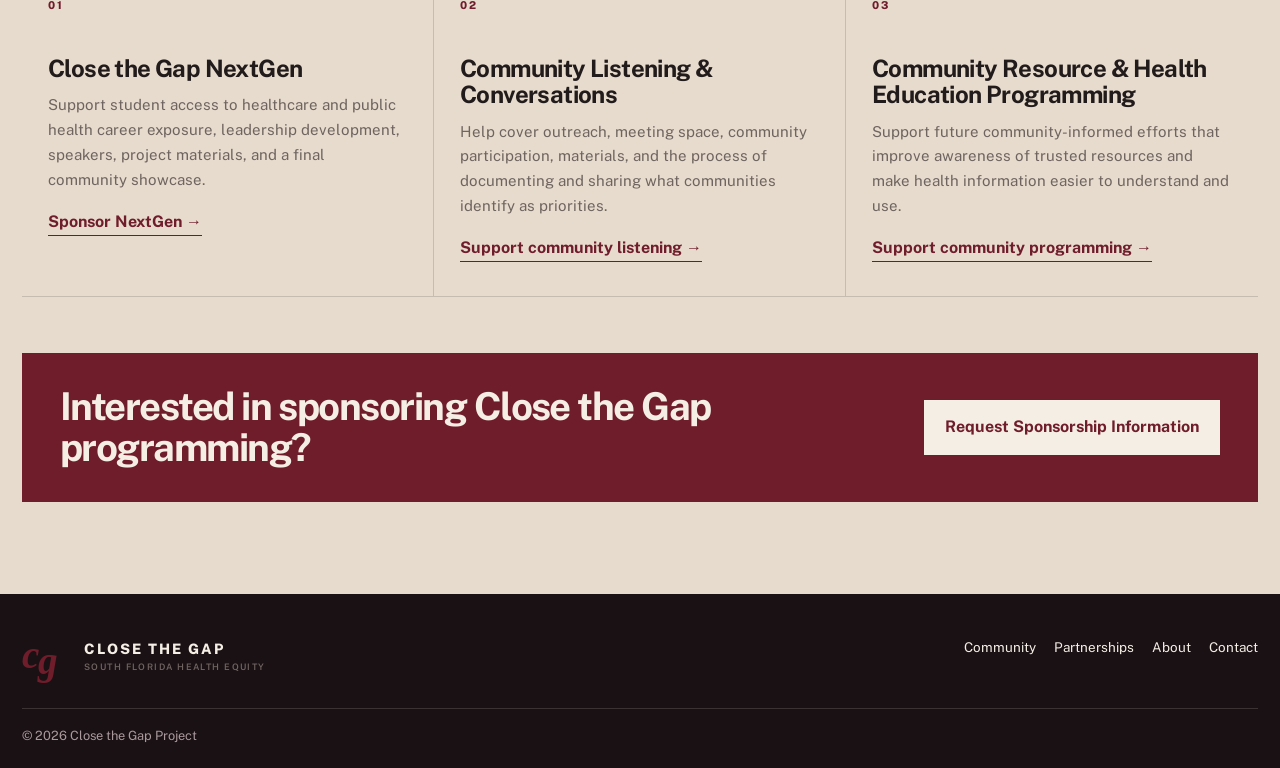
<file: support.html>
<!DOCTYPE html><html lang="en"><head><meta charset="UTF-8"/><meta name="viewport" content="width=device-width, initial-scale=1.0"/><meta name="description" content="Support Close the Gap through sponsorship, grants, and in-kind contributions that strengthen community health and student programming in South Florida."/><title>Support | Close the Gap</title><link rel="stylesheet" href="site.css"/></head><body>
<header class="site-header"><div class="container nav-wrap"><a class="brand" href="index.html"><span class="brand-monogram" aria-hidden="true"><span class="mark-c">c</span><span class="mark-g">g</span></span><span class="brand-lockup"><span class="brand-text">CLOSE THE GAP</span><span class="brand-subtext">South Florida Health Equity</span></span></a><button class="menu-toggle" aria-expanded="false" aria-controls="main-nav" aria-label="Open menu"><span></span><span></span><span></span></button><nav id="main-nav" class="main-nav"><a href="index.html">Home</a><a href="community.html">Community</a><a href="partnerships.html">Partnerships</a><a class="active" href="support.html">Support</a><a href="about.html">About</a><a class="nav-cta" href="contact.html">Contact</a></nav></div></header>
<main>
<section class="page-hero"><div class="container page-hero-inner reveal"><p class="eyebrow light">Support the Work</p><h1>Help turn listening into action.</h1><p>Support from foundations, healthcare organizations, companies, and community champions can help Close the Gap build responsible, community-informed programming and expand access to opportunity.</p></div></section>
<section class="section white"><div class="container section-head reveal"><div><p class="eyebrow">Ways to Support</p><h2>Invest in work with a clear community purpose.</h2></div><p>Support can be financial or in-kind. We welcome conversations about sponsorship, grants, technology, space, professional expertise, supplies, and other resources that strengthen programming.</p></div><div class="container support-grid reveal"><article class="support-card"><span class="card-num">01</span><h3>Program Sponsorship</h3><p>Support a specific program, event, student opportunity, or community engagement activity.</p><span class="tag">Best for companies & healthcare organizations</span></article><article class="support-card"><span class="card-num">02</span><h3>Grant & Foundation Support</h3><p>Invest in community listening, health access initiatives, youth leadership, or broader program development.</p><span class="tag">Best for foundations & institutional funders</span></article><article class="support-card"><span class="card-num">03</span><h3>In-Kind Support</h3><p>Contribute meeting space, technology, printing, food, professional services, supplies, or other program resources.</p><span class="tag">Best for local and corporate partners</span></article></div></section>
<section class="section cream-dark"><div class="container section-head reveal"><div><p class="eyebrow">Upcoming Programming</p><h2>What sponsors can help make possible.</h2></div><p>These are the areas where early support can have the greatest practical impact as Close the Gap develops its first programming.</p></div><div class="container support-grid reveal"><article class="support-card"><span class="card-num">01</span><h3>Close the Gap NextGen</h3><p>Support student access to healthcare and public health career exposure, leadership development, speakers, project materials, and a final community showcase.</p><a class="text-link" href="mailto:thectpproject@gmail.com?subject=Sponsor%20Close%20the%20Gap%20NextGen">Sponsor NextGen →</a></article><article class="support-card"><span class="card-num">02</span><h3>Community Listening & Conversations</h3><p>Help cover outreach, meeting space, community participation, materials, and the process of documenting and sharing what communities identify as priorities.</p><a class="text-link" href="mailto:thectpproject@gmail.com?subject=Support%20Community%20Listening">Support community listening →</a></article><article class="support-card"><span class="card-num">03</span><h3>Community Resource & Health Education Programming</h3><p>Support future community-informed efforts that improve awareness of trusted resources and make health information easier to understand and use.</p><a class="text-link" href="mailto:thectpproject@gmail.com?subject=Support%20Community%20Programming">Support community programming →</a></article></div><div class="container cta-panel reveal"><h3>Interested in sponsoring Close the Gap programming?</h3><a class="btn btn-cream" href="mailto:thectpproject@gmail.com?subject=Close%20the%20Gap%20Funding%20or%20Sponsorship">Request Sponsorship Information</a></div></section>
</main>
<footer class="site-footer"><div class="container footer-grid"><a class="brand" href="index.html"><span class="brand-monogram" aria-hidden="true"><span class="mark-c">c</span><span class="mark-g">g</span></span><span class="brand-lockup"><span class="brand-text">CLOSE THE GAP</span><span class="brand-subtext">South Florida Health Equity</span></span></a><div class="footer-links"><a href="community.html">Community</a><a href="partnerships.html">Partnerships</a><a href="about.html">About</a><a href="contact.html">Contact</a></div></div><div class="container footer-bottom">© <span id="year"></span> Close the Gap Project</div></footer><script src="site.js"></script></body></html>
</file>
<file: site.css>
@import url('https://fonts.googleapis.com/css2?family=Public+Sans:wght@400;500;600;700;800&display=swap');

:root{
  --burgundy:#701d2b;
  --burgundy-deep:#4c121c;
  --plum:#543447;
  --cream:#f4eee5;
  --cream-dark:#e7dbcd;
  --white:#fffdfa;
  --ink:#211b1b;
  --muted:#6f6460;
  --line:rgba(33,27,27,.16);
  --max:1280px;
}
*{box-sizing:border-box}
html{scroll-behavior:smooth}
body{margin:0;background:var(--cream);color:var(--ink);font-family:'Public Sans',Arial,sans-serif;line-height:1.65;-webkit-font-smoothing:antialiased}
a{color:inherit;text-decoration:none}
.container{width:min(calc(100% - 44px),var(--max));margin:0 auto}

.site-header{position:sticky;top:0;z-index:50;background:rgba(244,238,229,.97);border-bottom:1px solid rgba(112,29,43,.18);backdrop-filter:blur(10px)}
.nav-wrap{min-height:82px;display:flex;align-items:center;justify-content:space-between;gap:28px}
.brand{display:flex;align-items:center;gap:14px}.brand-monogram{width:48px;height:42px;position:relative;display:block;flex:0 0 auto;color:var(--burgundy);font-family:Georgia,serif;font-style:italic;font-weight:700}.brand-monogram .mark-c,.brand-monogram .mark-g{position:absolute;line-height:1;font-size:2.45rem}.brand-monogram .mark-c{left:0;top:-1px}.brand-monogram .mark-g{left:16px;top:5px}.brand-lockup{display:flex;flex-direction:column;line-height:1}.brand-text{font-size:.9rem;letter-spacing:.14em;font-weight:800}.brand-subtext{font-size:.56rem;letter-spacing:.16em;text-transform:uppercase;color:var(--muted);margin-top:7px;font-weight:600}
.main-nav{display:flex;align-items:center;gap:22px;font-size:.86rem;font-weight:700}.main-nav a{padding:8px 0;border-bottom:2px solid transparent}.main-nav a:hover,.main-nav a.active{border-color:var(--burgundy)}.nav-cta{background:var(--burgundy);color:var(--cream);padding:11px 17px!important;border:0!important}.menu-toggle{display:none;background:none;border:0;padding:8px}.menu-toggle span{display:block;width:24px;height:2px;background:var(--ink);margin:5px 0}

.eyebrow{margin:0 0 14px;text-transform:uppercase;letter-spacing:.16em;font-size:.7rem;font-weight:800;color:var(--burgundy)}.eyebrow.light{color:#f1d9de}
.hero{background:var(--burgundy);color:var(--cream);padding:86px 0 84px}.hero-grid{display:grid;grid-template-columns:1.08fr .92fr;gap:72px;align-items:start}.hero-copy{max-width:790px}.hero h1,.page-hero h1,.section h2,.contact-band h2{font-family:'Public Sans',Arial,sans-serif;font-weight:800;letter-spacing:-.05em;line-height:.98;margin:0}.hero h1{font-size:clamp(3.8rem,5.8vw,6rem)}.hero-lead{max-width:700px;font-size:1.12rem;color:#eddcdf;margin:28px 0 0}.hero-actions{display:flex;gap:12px;flex-wrap:wrap;margin-top:30px}.btn{display:inline-flex;align-items:center;justify-content:center;min-height:48px;padding:13px 20px;font-weight:700;border:1px solid transparent}.btn-cream{background:var(--cream);color:var(--burgundy)}.btn-outline{border-color:rgba(244,238,229,.65);color:var(--cream)}.btn-burgundy{background:var(--burgundy);color:var(--cream)}
.hero-aside{margin-top:38px;padding:24px 26px 8px;border-top:3px solid var(--cream);background:rgba(244,238,229,.06)}.aside-label{margin:0;padding-bottom:12px;font-size:.68rem;letter-spacing:.16em;font-weight:800;color:#e8cbd1}.aside-row{display:grid;grid-template-columns:40px 1fr;gap:12px;padding:16px 0;border-top:1px solid rgba(244,238,229,.2)}.aside-row span{font-size:.68rem;color:#d8adb6}.aside-row strong{font-size:.97rem}

.purpose-band{background:var(--burgundy-deep);color:var(--cream);padding:64px 0}.purpose-grid{display:grid;grid-template-columns:.38fr 1.62fr;gap:64px}.purpose-label{margin:5px 0 0;color:#d9afb7;font-size:.7rem;letter-spacing:.16em;font-weight:800}.purpose-content h2{font-size:clamp(2.1rem,3.5vw,3.8rem);margin:0 0 20px}.purpose-content p{font-size:1.1rem;color:#e4d7d9;max-width:900px;margin:0}

.section{padding:92px 0}.section-head{display:grid;grid-template-columns:.9fr 1.1fr;gap:80px;align-items:end;margin-bottom:50px}.section-head h2{font-size:clamp(2.7rem,4.8vw,5rem)}.section-head p{margin:0;color:var(--muted);font-size:1.06rem;max-width:650px}.section.white{background:var(--white)}.section.cream-dark{background:var(--cream-dark)}

.impact-grid,.partner-grid,.about-grid,.support-grid{display:grid;border-top:1px solid var(--line);border-bottom:1px solid var(--line)}.impact-grid{grid-template-columns:repeat(3,1fr)}.impact-card,.partner-card,.about-card,.support-card{padding:30px 26px 34px;border-right:1px solid var(--line)}.impact-card:last-child,.partner-card:last-child,.about-card:last-child,.support-card:last-child{border-right:0}.card-num{display:block;color:var(--burgundy);font-size:.68rem;letter-spacing:.14em;font-weight:800;margin-bottom:40px}.impact-card h3,.partner-card h3,.about-card h3,.support-card h3{font-size:1.5rem;line-height:1.1;margin:0 0 12px;letter-spacing:-.025em}.impact-card p,.partner-card p,.about-card p,.support-card p{margin:0;color:var(--muted);font-size:.94rem}.text-link{display:inline-block;margin-top:16px;color:var(--burgundy);font-weight:700;border-bottom:1px solid currentColor}

.partner-grid{grid-template-columns:repeat(4,1fr)}.partner-card{min-height:250px}.cta-panel{margin-top:56px;background:var(--burgundy);color:var(--cream);padding:34px 38px;display:flex;align-items:center;justify-content:space-between;gap:28px}.cta-panel h3{font-size:clamp(2rem,3vw,3rem);line-height:1.05;margin:0;max-width:750px;letter-spacing:-.04em}

.nextgen-section{background:var(--plum);color:var(--cream)}.nextgen-grid{display:grid;grid-template-columns:.9fr 1.1fr;gap:84px;align-items:start}.nextgen-intro h2{font-size:clamp(2.8rem,4.9vw,5.1rem)}.nextgen-intro p{color:#eadfe6;font-size:1.04rem;max-width:600px}.nextgen-program{border-left:1px solid rgba(244,238,229,.28);padding-left:46px}.nextgen-program h3{font-size:2.2rem;margin:0 0 18px}.nextgen-program>p{color:#e6dbe1}.module-list{margin-top:30px;border-top:1px solid rgba(244,238,229,.28)}.module-list>div{display:grid;grid-template-columns:52px 1fr;gap:16px;padding:17px 0;border-bottom:1px solid rgba(244,238,229,.22)}.module-list span{font-size:.68rem;color:#d7bcc9}.module-list strong{font-weight:700}

.page-hero{background:var(--burgundy);color:var(--cream);padding:72px 0 76px}.page-hero-inner{max-width:980px}.page-hero h1{font-size:clamp(3.4rem,5.7vw,6rem)}.page-hero p{font-size:1.14rem;max-width:760px;color:#ecdade;margin:24px 0 0}

.two-col{display:grid;grid-template-columns:.85fr 1.15fr;gap:84px;align-items:start}.two-col h2{font-size:clamp(2.5rem,4.4vw,4.7rem)}.copy p{color:var(--muted)}.copy .lead{font-size:1.18rem;color:var(--ink)}
.list-rows{border-top:1px solid var(--line)}.list-row{display:grid;grid-template-columns:52px 1fr;gap:18px;padding:22px 0;border-bottom:1px solid var(--line)}.list-row span{color:var(--burgundy);font-size:.68rem;font-weight:800}.list-row h3{margin:0 0 5px;font-size:1.05rem}.list-row p{margin:0;color:var(--muted);font-size:.92rem}

.about-grid{grid-template-columns:1fr 1fr 1.2fr}.about-card{min-height:320px}.about-card-label{color:var(--burgundy)!important;text-transform:uppercase;letter-spacing:.13em;font-size:.7rem!important;font-weight:800;margin-bottom:14px!important}.about-card h3{font-size:1.7rem}.goal-list{border-top:1px solid var(--line);margin-top:18px}.goal-list>div{padding:15px 0;border-bottom:1px solid var(--line)}.goal-list strong{display:block;margin-bottom:3px}.goal-list p{margin:0;font-size:.9rem}

.support-grid{grid-template-columns:repeat(3,1fr)}.support-card{min-height:300px}.support-card .tag{display:inline-block;margin-top:18px;color:var(--burgundy);font-weight:700;font-size:.82rem}

.contact-band{background:var(--burgundy-deep);color:var(--cream);padding:78px 0}.contact-layout{display:grid;grid-template-columns:.9fr 1.1fr;gap:80px;align-items:center}.contact-band h2{font-size:clamp(3rem,4.8vw,5rem)}.contact-band p{color:#e5d4d7}.contact-links{border-top:1px solid rgba(244,238,229,.35)}.contact-links a{display:grid;grid-template-columns:52px 1fr;gap:14px;padding:20px 0;border-bottom:1px solid rgba(244,238,229,.28);font-weight:700}.contact-links span{font-size:.68rem;color:#d9b1ba}

.site-footer{background:#1a1114;color:var(--cream);padding:42px 0 22px}.footer-grid{display:flex;justify-content:space-between;gap:32px;align-items:flex-start}.footer-links{display:flex;gap:18px;flex-wrap:wrap;font-size:.84rem}.footer-bottom{border-top:1px solid rgba(244,238,229,.15);margin-top:30px;padding-top:16px;color:#aa999d;font-size:.8rem}

.reveal{opacity:1}.js-ready .reveal{opacity:0;transform:translateY(14px);transition:opacity .45s ease,transform .45s ease}.js-ready .reveal.visible{opacity:1;transform:none}

@media(max-width:980px){.main-nav{position:absolute;top:82px;left:0;right:0;background:var(--cream);padding:22px;display:none;flex-direction:column;align-items:flex-start;border-bottom:1px solid var(--line)}.main-nav.open{display:flex}.menu-toggle{display:block}.hero-grid,.section-head,.two-col,.nextgen-grid,.contact-layout,.purpose-grid{grid-template-columns:1fr;gap:42px}.hero-aside{margin-top:0}.impact-grid,.partner-grid,.support-grid{grid-template-columns:1fr 1fr}.impact-card:nth-child(2),.partner-card:nth-child(2),.support-card:nth-child(2){border-right:0}.about-grid{grid-template-columns:1fr}.about-card{border-right:0;border-bottom:1px solid var(--line)}.nextgen-program{border-left:0;border-top:1px solid rgba(244,238,229,.28);padding:32px 0 0}.cta-panel{align-items:flex-start;flex-direction:column}}
@media(max-width:640px){.container{width:min(calc(100% - 30px),var(--max))}.hero,.page-hero{padding:58px 0}.hero h1,.page-hero h1{font-size:clamp(2.8rem,13vw,4rem)}.section{padding:70px 0}.impact-grid,.partner-grid,.support-grid{grid-template-columns:1fr}.impact-card,.partner-card,.support-card{border-right:0;border-bottom:1px solid var(--line)}.cta-panel{padding:28px 24px}.footer-grid{flex-direction:column}.nextgen-intro h2{font-size:clamp(2.6rem,11vw,4rem)}}
</file>
